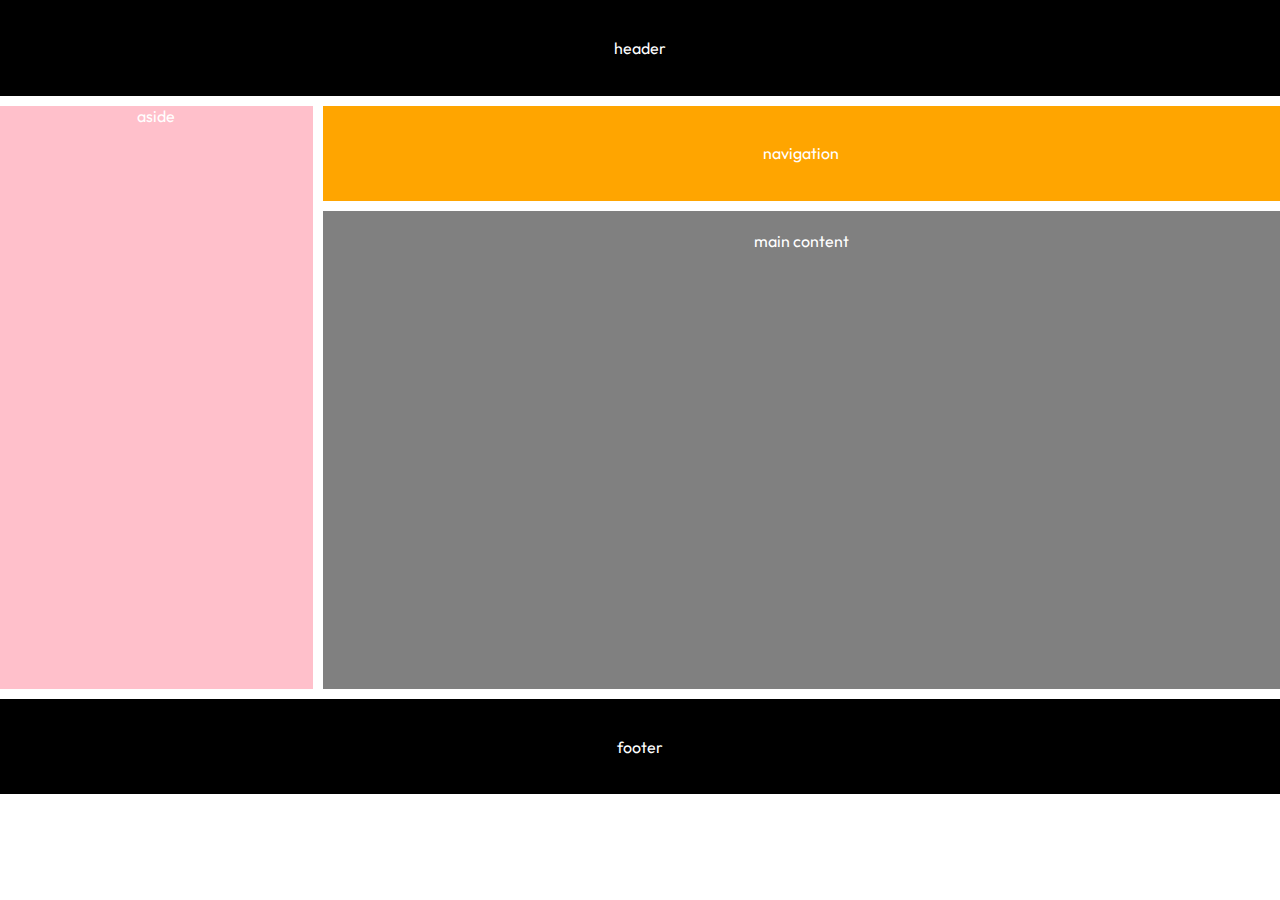
<file: index.html>
<!DOCTYPE html>
<html lang="en">
<head>
    <meta charset="UTF-8">
    <meta name="viewport" content="width=device-width, initial-scale=1.0">
    <title>CSS Grid recap</title>
    <link rel="stylesheet" href="./styles.css">
    <link rel="preconnect" href="https://fonts.googleapis.com">
<link rel="preconnect" href="https://fonts.gstatic.com" crossorigin>
<link href="https://fonts.googleapis.com/css2?family=Outfit:wght@100..900&display=swap" rel="stylesheet">
</head>

<body>
    <header>header</header>
    <nav>navigation</nav>
    <main>main content</main>
    <aside>aside</aside>
    <footer>footer</footer>
</body>

</html>
</file>
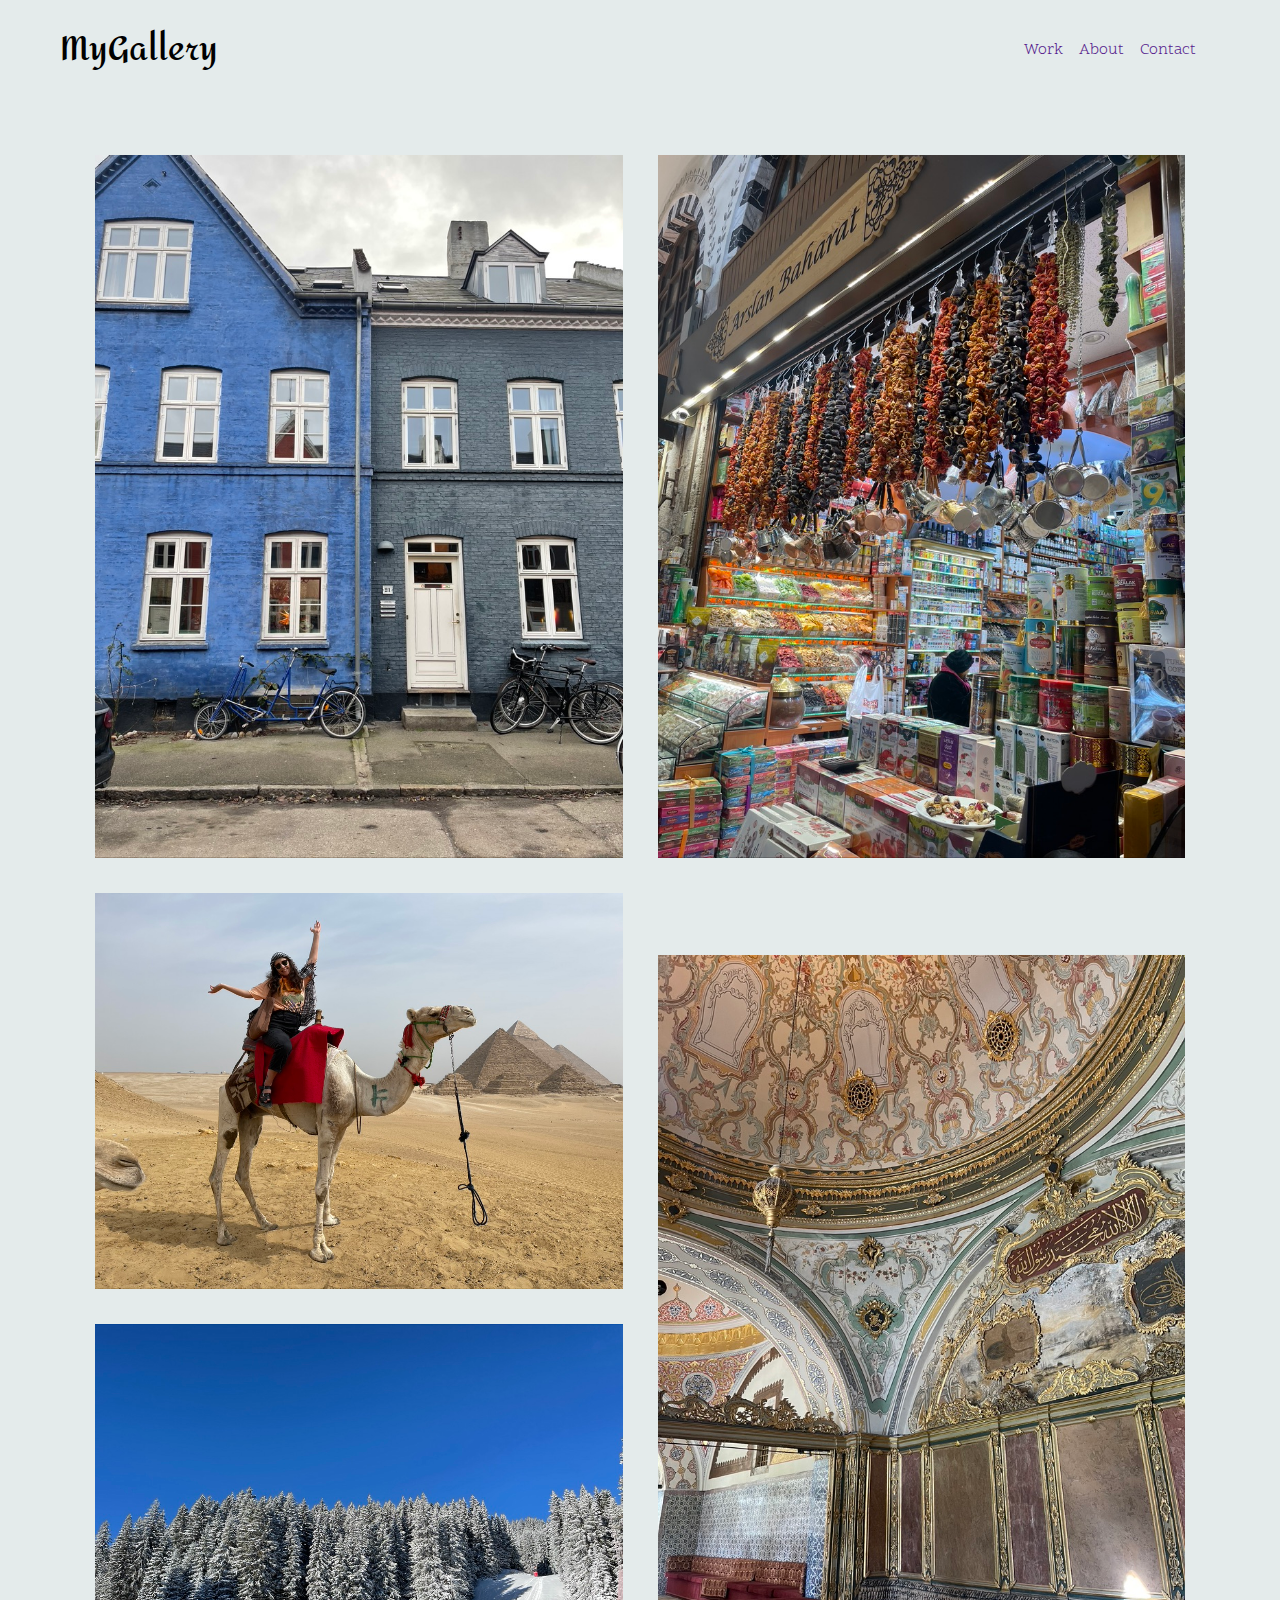
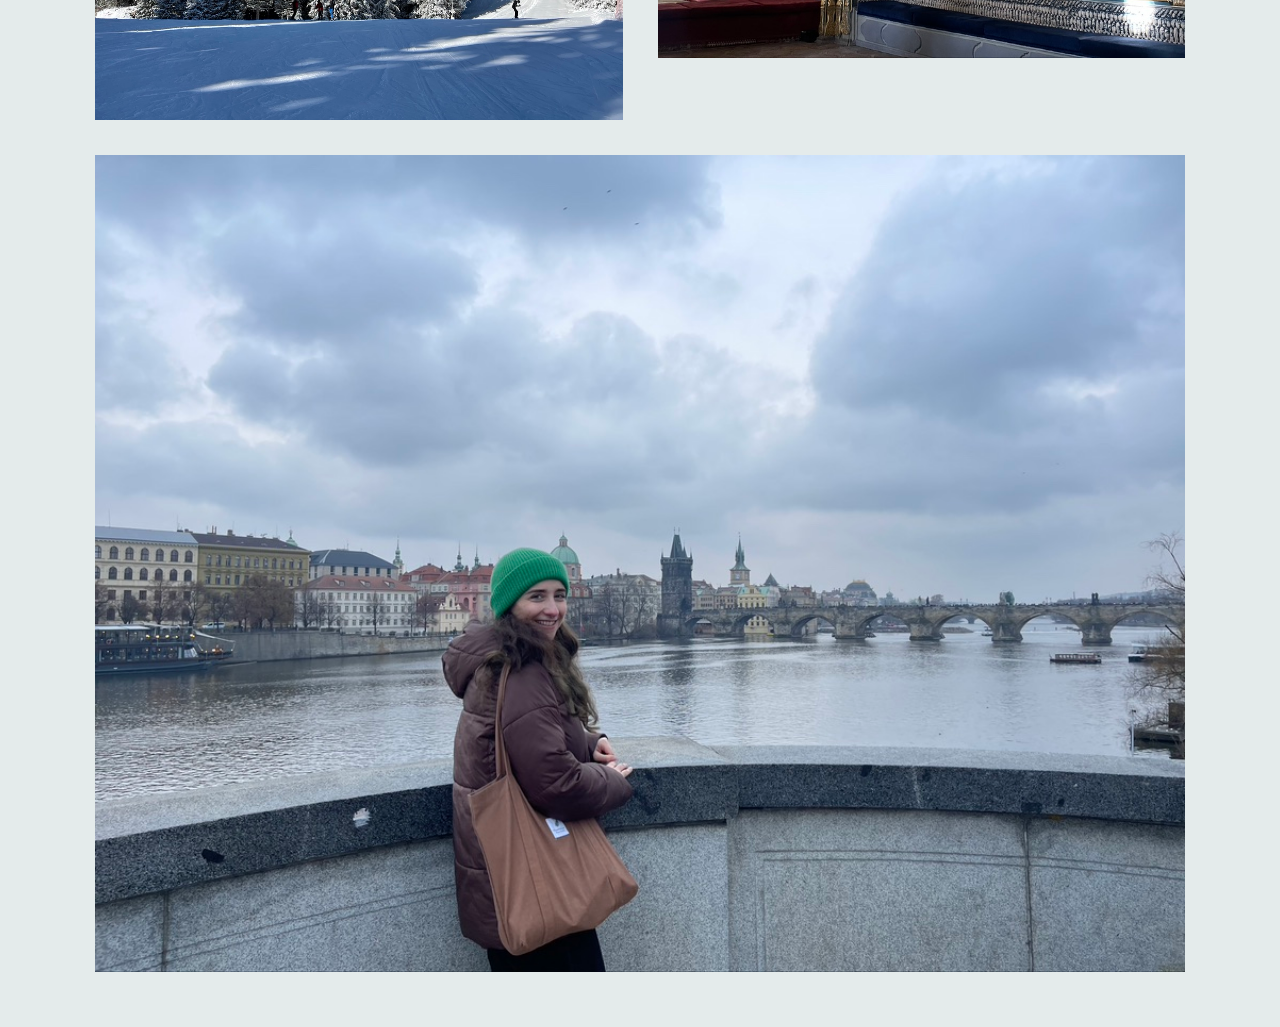
<file: extension-challenge/index.html>
<!DOCTYPE html>
<html lang="en">
<head>
    <meta charset="UTF-8">
    <meta name="viewport" content="width=device-width, initial-scale=1.0">
    <title>Document</title>
    <link rel="stylesheet" href="./styles.css">
    <link rel="preconnect" href="https://fonts.googleapis.com">
<link rel="preconnect" href="https://fonts.gstatic.com" crossorigin>
<link href="https://fonts.googleapis.com/css2?family=Amita:wght@400;700&family=Scope+One&display=swap" rel="stylesheet">
</head>
<body>
    <div class="top">
        <heading>
            <h1>MyGallery</h1>
        </heading>

        <div class="menu">
            <nav class="navigation">
                <a href="">Work</a>
                <a href="">About</a>
                <a href="">Contact</a>
            </nav>

            <a href="" class="lines">
                <div class="one"></div>
                <div class="two"></div>
                <div class="three"></div>
            </a>
        </div>
    </div>      

    <article class="gallery">
        <img src="./images/cph.jpeg" alt="" class="cph">
        <img src="./images/ist.jpeg" alt="" class="ist">
        <img src="./images/market.jpeg" alt="" class="market">
        <img src="./images/egypt.jpeg" alt="" class="egypt">
        <img src="./images/skiing.jpeg" alt="" class="skiing">
        <img src="./images/prague.jpeg" alt="" class="prague">
    </article>


</body>
</html>
</file>
<file: styles.css>
* {
    margin:0;
    padding: 0;
    box-sizing: border-box;
}

body {
    display: grid;
    grid-template-columns: 1fr;
    grid-template-rows: 1fr 1fr 5fr 1fr 1fr;
    gap: 10px;
    height: 100vh;
    text-align: center;
    justify-content: center;
    font-family: "outfit";
}

header, nav, main, footer {
    display: flex;
    justify-content: center;
    align-items: center;
}

header {
    background-color: black;
    color: white;
}

nav {
    background-color: orange;
    color: white;
} 

main {
    background-color: gray;
    color: white;
    align-items: start;
    padding: 20px;
} 

aside {
    background-color: pink;
    display: none;
    color: white;
    align-items: center;
}

footer {
    background-color: black;
    color: white;
    align-items: center;
}

@media screen and (min-width: 768px) {
    body {
        display: grid;
        grid-template-areas: 
        "header header header header"
        "aside nav nav nav"
        "aside main main main"
        "footer footer footer footer"
        ;
        grid-template-columns: 1fr 1fr 1fr 1fr;
    }

    header {
        grid-area: header;
    }

    nav {
        grid-area: nav;
    }

    main {
        grid-area: main;
    }

    aside {
        grid-area: aside;
        display: block;
    }

    footer {
        grid-area: footer;
    }

    nav, main, aside {
        height: unset;
    }

}
</file>
<file: extension-challenge/styles.css>
* {
    margin:0;
    padding: 0;
    box-sizing: border-box;
}


body {
    display: flex;
    flex-direction: column;
}

.gallery {
    display: flex;
    flex-direction: column;
    align-items: center;
    padding-top: 10px;
}

.top {
    background-color: rgb(228, 235, 235);
    display: flex;
    justify-content: space-between;
    align-items: center;
    padding: 0 30px;
    font-family: amita;
    grid-row-start: 1;
    grid-row-end: 1;
    height: 100px;
}

a{
    margin: 8px;
    text-decoration: none;
}

.menu {
    display: flex;
    justify-content: center;
    align-items: center;
    font-family: scope one;
    color: black;

}

.navigation {
    display: none;

}

article {
    background-color: rgb(228, 235, 235);
}


.lines div {
    height: 4px;
    background-color: white;
    margin: 8px 0;
    border-radius: 100px;
    width: 40px;
}

img {
    width: 90%;
    padding-bottom: 15px;
}

.navigation {
    align-items:flex-end;
}


@media screen and (min-width: 768px) {
    .lines div {
        display: none;
    }

    .navigation {
        display: flex;
        justify-content: flex-end;
        color: black;
    }

    .top {
        padding: 0 60px;
    }

    .gallery {
        display: grid;
        grid-template-areas: 
        "cph market"
        "egypt ist"
        "skiing ist"
        "prague prague";
        justify-items: center;
        gap: 5px;
        padding: 40px 80px;
    }

    img {
        width: 100%;
        padding: 15px;
    }
}

    .cph {
        grid-area: cph;
        gap: 10px;
    }

    .prague {
        grid-area: prague;
    }

    .egypt {
        grid-area: egypt;
    }

    .ist {
        grid-area: ist;
    }

    .puppy {
        grid-area: puppy;
    }

    .skiing {
        grid-area: skiing;
    }

    .market {
        grid-area: market;
    }

@media screen and (min-width: 1440px) {

    .gallery {
        display: grid;
        grid-template-areas: 
        "cph skiing skiing"
        "egypt egypt ist"
        "market prague prague"
        "croatia croatia croatia"
        ;
        justify-items: center;
    }

    img {
        width: 100%;
    }

    .cph {
        grid-area: cph;
        gap: 10px;
    }

    .croatia {
        grid-area: croatia;
    }

    .egypt {
        grid-area: egypt;
    }

    .ist {
        grid-area: ist;
    }

    .prague {
        grid-area: prague;
    }

    .skiing {
        grid-area: skiing;
    }

    .market {
        grid-area: market;
    }
}
</file>
